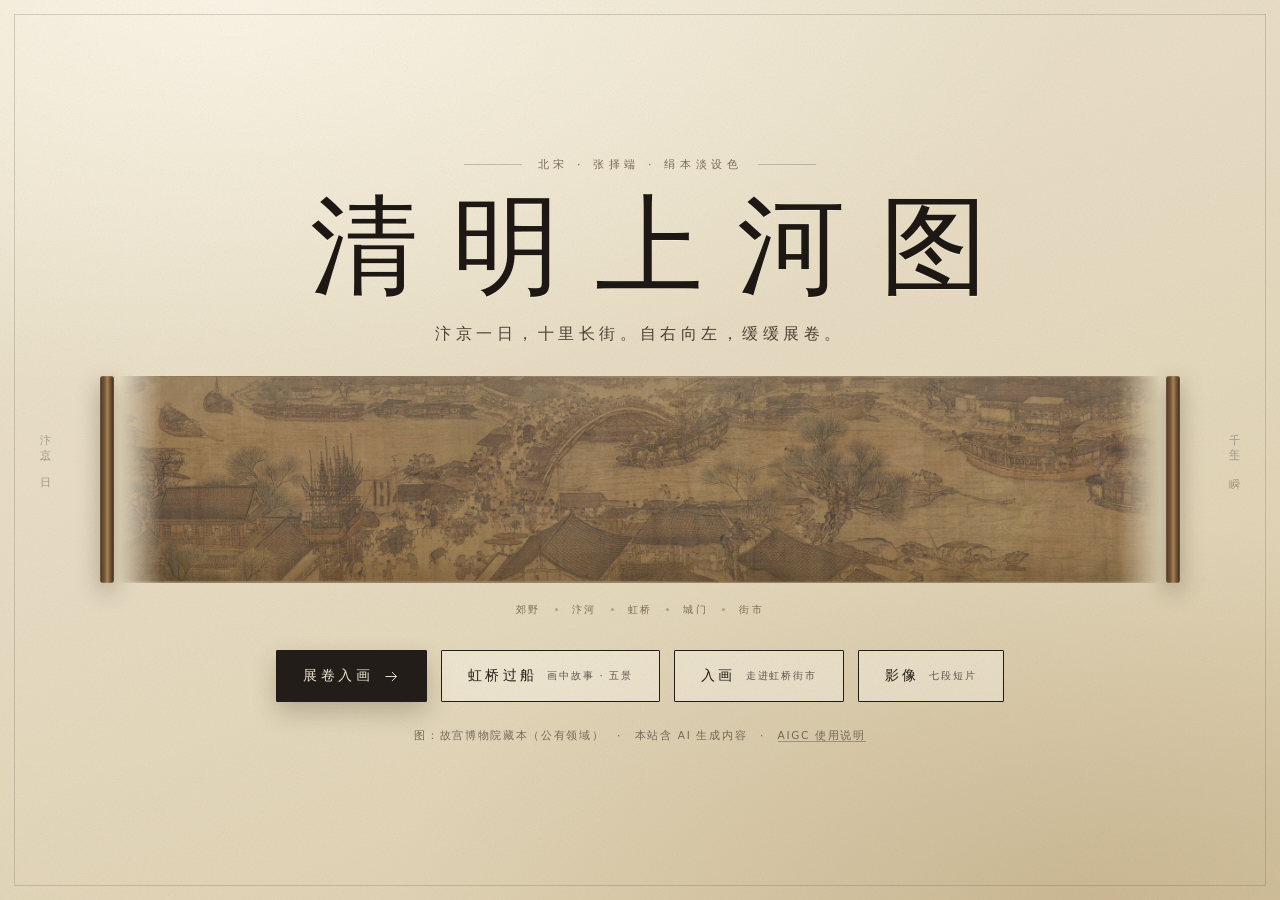
<file: index.html>
<!doctype html>
<html lang="zh-CN">
<head>
<meta charset="utf-8">
<meta name="viewport" content="width=device-width,initial-scale=1,viewport-fit=cover">
<meta name="theme-color" content="#e7dcc4">
<title>清明上河图 · 长卷入画</title>
<meta name="description" content="北宋张择端《清明上河图》交互长卷：自右向左缓缓展卷，拖动观画，点景读题，另有「虹桥过船」故事分镜与夜景。">
<meta name="aigc-disclosure" content="partial">
<link rel="icon" href="data:image/svg+xml,%3Csvg xmlns='http://www.w3.org/2000/svg' viewBox='0 0 64 64'%3E%3Crect width='64' height='64' rx='6' fill='%23a13124'/%3E%3Cpath d='M14 22h36v6H14zm0 14h36v6H14z' fill='%23f3e9d2'/%3E%3C/svg%3E">
<link rel="preload" href="assets/scroll/t05.webp" as="image">
<link rel="stylesheet" href="src/style.css">
</head>
<body class="is-intro">

<!-- ============ 卷首 ============ -->
<section id="intro" class="intro" aria-label="卷首">
  <p class="side side-l" aria-hidden="true">汴 京 一 日</p>
  <p class="side side-r" aria-hidden="true">千 年 一 瞬</p>
  <div class="intro-inner">
    <p class="eyebrow"><i></i>北宋 · 张择端 · 绢本淡设色<i></i></p>

    <h1 class="title" aria-label="清明上河图">
      <span>清</span><span>明</span><span>上</span><span>河</span><span>图</span>
    </h1>

    <p class="lede">汴京一日，十里长街。自右向左，缓缓展卷。</p>

    <div class="scroll-frame" aria-hidden="true">
      <span class="rod"></span>
      <div class="cover"></div>
      <span class="rod"></span>
    </div>

    <div class="places" aria-hidden="true">
      <span>郊野</span><i></i><span>汴河</span><i></i><span>虹桥</span><i></i><span>城门</span><i></i><span>街市</span>
    </div>

    <div class="actions">
      <button id="enter" class="btn btn-solid">
        <span>展卷入画</span>
        <svg viewBox="0 0 24 24" aria-hidden="true"><path d="M4 12h15m-6-6 6 6-6 6"/></svg>
      </button>
      <button id="storyIntro" class="btn btn-ghost">
        <span>虹桥过船</span>
        <small>画中故事 · 五景</small>
      </button>
      <button id="walkIntro" class="btn btn-ghost">
        <span>入画</span>
        <small>走进虹桥街市</small>
      </button>
      <button id="filmIntro" class="btn btn-ghost">
        <span>影像</span>
        <small>七段短片</small>
      </button>
    </div>

    <p class="foot">图：故宫博物院藏本（公有领域）　·　本站含 AI 生成内容　·　<a href="aigc.html">AIGC 使用说明</a></p>
  </div>
</section>

<!-- ============ 长卷 ============ -->
<div id="viewer" class="viewer" hidden>
  <header class="bar">
    <button id="back" class="icon-btn" aria-label="回到卷首" title="回到卷首">
      <svg viewBox="0 0 24 24" aria-hidden="true"><path d="m14 6-6 6 6 6"/></svg>
      <span>卷首</span>
    </button>

    <div class="bar-mid">
      <b>清明上河图</b>
      <span id="where">虹桥</span>
    </div>

    <div class="bar-tools">
      <button id="nightBtn" class="tool" aria-pressed="false" aria-label="切换夜景" title="夜景">
        <svg viewBox="0 0 24 24" aria-hidden="true"><path d="M20 14.5A8 8 0 0 1 9.5 4 8.5 8.5 0 1 0 20 14.5Z"/></svg>
        <span>夜</span>
      </button>
      <button id="soundBtn" class="tool" aria-pressed="false" aria-label="开启环境声" title="环境声">
        <svg viewBox="0 0 24 24" aria-hidden="true"><path d="M4 9h4l5-4v14l-5-4H4Z"/><path d="M16 8.5q4 3.5 0 7"/><path class="mute" d="m4 3 16 18"/></svg>
        <span>声</span>
      </button>
      <button id="storyBtn" class="tool tool-wide" aria-pressed="false" aria-label="观看虹桥过船">
        <svg viewBox="0 0 24 24" aria-hidden="true"><path d="M3 16q9 7 18 0H3Zm9-11v10M6 10q6-8 12 0"/></svg>
        <span>过船</span>
      </button>
      <button id="filmBtn" class="tool tool-wide" aria-label="影像：七段短片">
        <svg viewBox="0 0 24 24" aria-hidden="true"><rect x="3" y="5" width="18" height="14" rx="2"/><path d="m10 9 5 3-5 3Z"/></svg>
        <span>影像</span>
      </button>
      <button id="walkBtn" class="tool tool-wide" aria-label="入画：走进虹桥街市">
        <svg viewBox="0 0 24 24" aria-hidden="true"><path d="M4 20h16M7 20V9l5-4 5 4v11M10 20v-6h4v6"/></svg>
        <span>入画</span>
      </button>
    </div>
  </header>

  <div class="tools-float" role="group" aria-label="观画工具">
    <button id="lightBtn" class="mini-tool" aria-label="光线：昼，点击切换昼、暮、夜" title="光线 · 昼 / 暮 / 夜">
      <span class="mt-ico" id="lightIcon">
        <svg class="i-day" viewBox="0 0 24 24" aria-hidden="true"><circle cx="12" cy="12" r="4"/><path d="M12 2v2m0 16v2M2 12h2m16 0h2M4.9 4.9l1.4 1.4m11.4 11.4 1.4 1.4m0-14.2-1.4 1.4M6.3 17.7l-1.4 1.4"/></svg>
        <svg class="i-dusk" viewBox="0 0 24 24" aria-hidden="true"><path d="M4 17h16M7 17a5 5 0 0 1 10 0"/><path d="M12 4v3m-5.7 1.3L8 9.9m9.4-1.4 1.4-1.4"/></svg>
        <svg class="i-night" viewBox="0 0 24 24" aria-hidden="true"><path d="M20 14.5A8 8 0 0 1 9.5 4 8.5 8.5 0 1 0 20 14.5Z"/></svg>
      </span>
      <span id="lightLabel">昼</span>
    </button>
    <button id="rainBtn" class="mini-tool" aria-pressed="false" aria-label="落雨" title="时雨">
      <span class="mt-ico"><svg viewBox="0 0 28 24" aria-hidden="true"><path d="M7 13q-3 0-3-3t3-3q1-4 5-4 4 0 5 3 4-1 6 2t-1 5H7Zm2 3-2 4m7-4-2 4m7-4-2 4"/></svg></span>
      <span>雨</span>
    </button>
    <button id="lifeBtn" class="mini-tool" aria-pressed="true" aria-label="活画：画中人物行走" title="活画 · 画中人">
      <span class="mt-ico"><svg viewBox="0 0 24 24" aria-hidden="true"><circle cx="12" cy="4.6" r="2.1"/><path d="M12 7v6m0 0-2.6 6.5M12 13l2.6 6.5M7 10.5h10"/></svg></span>
      <span>活</span>
    </button>
    <button id="loupeBtn" class="mini-tool" aria-pressed="false" aria-label="画眼放大镜" title="细看（放大镜）">
      <span class="mt-ico"><svg viewBox="0 0 24 24" aria-hidden="true"><circle cx="10.5" cy="10.5" r="6"/><path d="m15 15 5 5M8 10.5h5m-2.5-2.5v5"/></svg></span>
      <span>细看</span>
    </button>
    <button id="tourBtn" class="mini-tool" aria-pressed="false" aria-label="自动展卷" title="自动展卷（约一分半）">
      <span class="mt-ico"><svg viewBox="0 0 24 24" aria-hidden="true"><path d="m8 5 11 7-11 7Z"/></svg></span>
      <span>游卷</span>
    </button>
  </div>

  <main id="stage" class="stage" tabindex="0" aria-label="清明上河图长卷，可拖动浏览，点击景物读题，方向键左右移动">
    <div id="track" class="track">
      <div id="tiles" class="tiles"></div>
      <div id="hotspots" class="hotspots"></div>
      <div id="filmDots" class="film-dots" aria-label="画中影像"></div>
      <div id="lights" class="lights"></div>
      <div id="storyRing" class="story-ring" hidden></div>
    </div>
    <div class="scrim top" aria-hidden="true"></div>
    <div class="scrim bottom" aria-hidden="true"></div>
    <div id="lightVeil" class="light-veil" aria-hidden="true"></div>
    <canvas id="life" class="life" aria-hidden="true"></canvas>
    <div class="rain-wash" aria-hidden="true"></div>
    <canvas id="rain" class="rain" aria-hidden="true"></canvas>
    <div class="vignette" aria-hidden="true"></div>
    <div id="loupe" class="loupe"><canvas width="360" height="360"></canvas><i class="loupe-cross"></i></div>
    <div id="hint" class="hint"><span>拖动展卷</span><span>滚轮左右</span><span>点景读题</span></div>
  </main>

  <footer class="rail">
    <div class="mini-wrap">
      <div id="mini" class="mini" role="slider" tabindex="0" aria-label="画卷位置" aria-valuemin="0" aria-valuemax="100" aria-valuenow="50">
        <div class="mini-img"></div>
        <div id="miniView" class="mini-view"></div>
      </div>
      <div class="mini-ticks">
        <button data-u="0.06" style="--u:6%">城内</button>
        <button data-u="0.19" style="--u:19%">城门</button>
        <button data-u="0.37" style="--u:37%">码头</button>
        <button data-u="0.51" style="--u:51%">虹桥</button>
        <button data-u="0.88" style="--u:88%">郊野</button>
      </div>
    </div>
    <div class="rail-meta">
      <span id="railPlace">虹桥 · 漕船过桥</span>
      <span id="railProgress">读过 0 / 八</span>
    </div>
  </footer>

  <aside id="panel" class="panel" aria-live="polite" hidden>
    <div class="panel-strip"><span id="panelTitleV">十里长街</span></div>
    <div class="panel-body">
      <div class="panel-top">
        <span id="panelIndex" class="panel-index">一</span>
        <div class="panel-tools">
          <button id="shareScene" class="panel-mini" aria-label="复制此景链接" title="复制此景链接">
            <svg viewBox="0 0 24 24" aria-hidden="true"><path d="M10 13a5 5 0 0 0 7 0l2-2a5 5 0 0 0-7-7l-1 1"/><path d="M14 11a5 5 0 0 0-7 0l-2 2a5 5 0 0 0 7 7l1-1"/></svg>
          </button>
          <button id="panelClose" class="panel-close" aria-label="收起题签">×</button>
        </div>
      </div>
      <p id="panelSub" class="panel-sub">城内街市</p>
      <h2 id="panelTitle">十里长街</h2>
      <p id="panelText" class="panel-text"></p>
      <div class="panel-foot">
        <button id="prevScene" class="link-btn" aria-label="上一景">‹ 上一景</button>
        <button id="nextScene" class="link-btn" aria-label="下一景">下一景 ›</button>
      </div>
    </div>
  </aside>

  <div class="seals" aria-label="已读景数">
    <span class="seals-label">读过</span>
    <div id="sealRow" class="seal-row"></div>
  </div>

  <div id="tourCap" class="tour-cap">
    <span class="tour-idx" id="tourIdx">一</span>
    <b id="tourTitle">疏林晨烟</b>
    <span class="tour-text" id="tourText"></span>
  </div>

  <div id="done" class="done" hidden>
    <div class="done-card">
      <p class="done-eyebrow">八 景 阅 毕</p>
      <h2>一卷汴京，半日看尽</h2>
      <p>从卷首的疏林，到卷末的十里长街：桥、船、城门、脚店、骆驼队，都看过了。左侧八枚朱印，就是这一卷的读书记录。</p>
      <div class="done-actions">
        <button id="doneTour" class="btn btn-solid btn-sm"><span>游一卷</span></button>
        <button id="doneClose" class="link-btn">收卷</button>
      </div>
    </div>
  </div>
</div>

<!-- ============ 入画：走进街市 ============ -->
<section id="walk" class="walk" hidden aria-label="入画：虹桥街市">
  <canvas id="walkCanvas" class="walk-canvas"></canvas>
  <div class="walk-scrim" aria-hidden="true"></div>

  <header class="walk-bar">
    <button id="walkBack" class="icon-btn" aria-label="退出入画">
      <svg viewBox="0 0 24 24" aria-hidden="true"><path d="m14 6-6 6 6 6"/></svg>
      <span>退出</span>
    </button>
    <div class="walk-place"><b>虹桥街市</b><span id="walkWhere">桥头</span><em class="walk-ai">AI 生成场景</em></div>
    <div class="walk-hint"><kbd>←</kbd><kbd>→</kbd> 行走</div>
  </header>

  <div id="walkPrompt" class="walk-prompt" hidden>
    <span class="key">E</span><span id="walkPromptText">饮茶</span>
  </div>

  <div id="walkCap" class="walk-cap" hidden>
    <p id="walkCapTitle">茶棚</p>
    <p id="walkCapText"></p>
    <button id="walkCapClose" class="link-btn">继续走</button>
  </div>

  <div class="walk-mobile">
    <button id="walkLeft" class="walk-arrow" aria-label="向左走">‹</button>
    <button id="walkInteract" class="walk-cta">互动</button>
    <button id="walkRight" class="walk-arrow" aria-label="向右走">›</button>
  </div>
</section>

<!-- ============ 影像 ============ -->
<section id="film" class="film" hidden aria-label="影像 · 七段短片">
  <header class="film-bar">
    <button id="filmBack" class="icon-btn" aria-label="返回">
      <svg viewBox="0 0 24 24" aria-hidden="true"><path d="m14 6-6 6 6 6"/></svg>
      <span>返回</span>
    </button>
    <div class="film-head"><b>影像</b><span>清明上河 · 七段</span></div>
    <span class="film-hint">AI 生成短片 · 点开即可播放</span>
  </header>
  <div id="filmGrid" class="film-grid"></div>
  <div id="filmStage" class="film-stage" hidden>
    <video id="filmVideo" playsinline controls preload="metadata"></video>
    <button id="filmClose" class="film-close" aria-label="关闭">×</button>
    <p id="filmCap" class="film-cap"></p>
  </div>
</section>

<!-- ============ 故事 ============ -->
<div id="story" class="story" hidden>
  <div class="story-card" role="dialog" aria-modal="false" aria-labelledby="storyTitle">
    <p class="story-eyebrow">画中故事 · 虹桥过船</p>
    <h2 id="storyTitle">一 · 桥下</h2>
    <p id="storyText"></p>
    <div class="story-actions">
      <button id="storyPrev" class="link-btn">‹ 上一景</button>
      <button id="storyNext" class="btn btn-solid btn-sm"><span>下一景</span></button>
      <button id="storyExit" class="link-btn">收卷</button>
    </div>
    <div id="storyDots" class="story-dots"></div>
  </div>
</div>

<script src="src/app.js"></script>
</body>
</html>
</file>
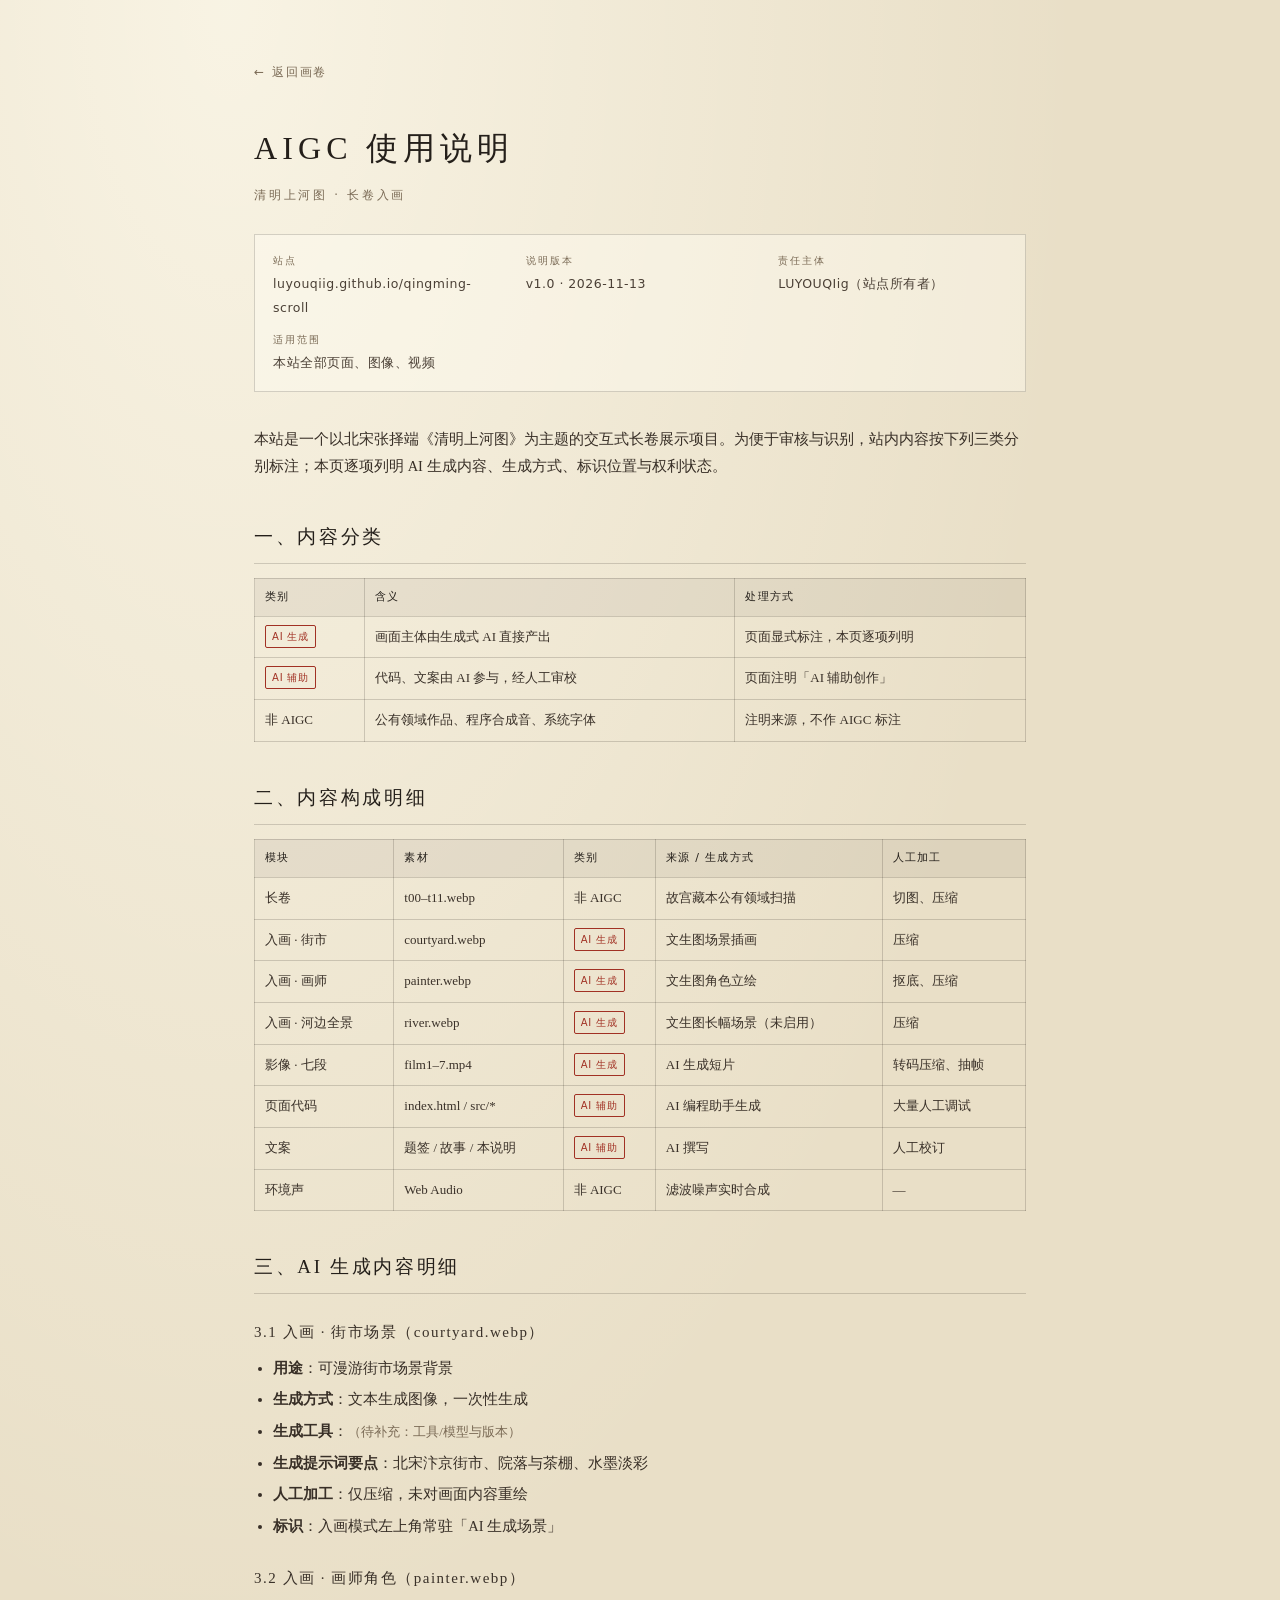
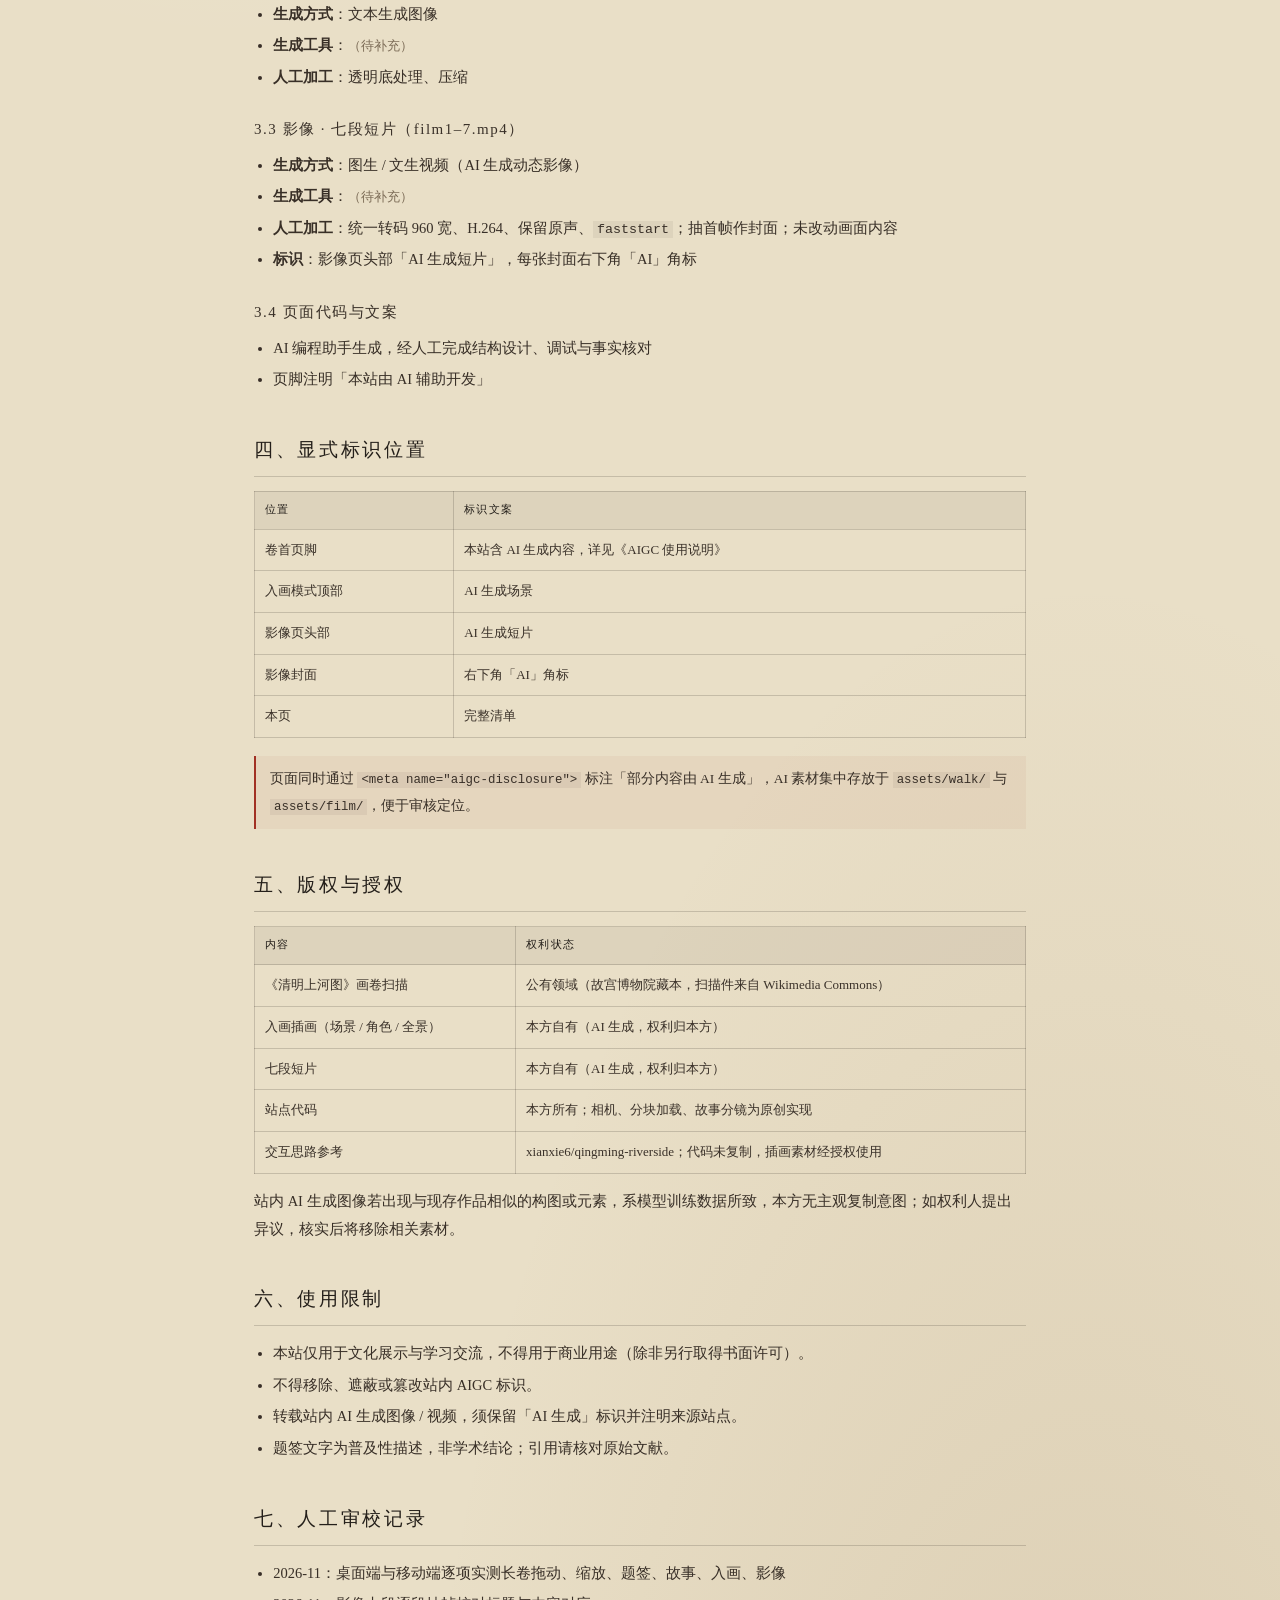
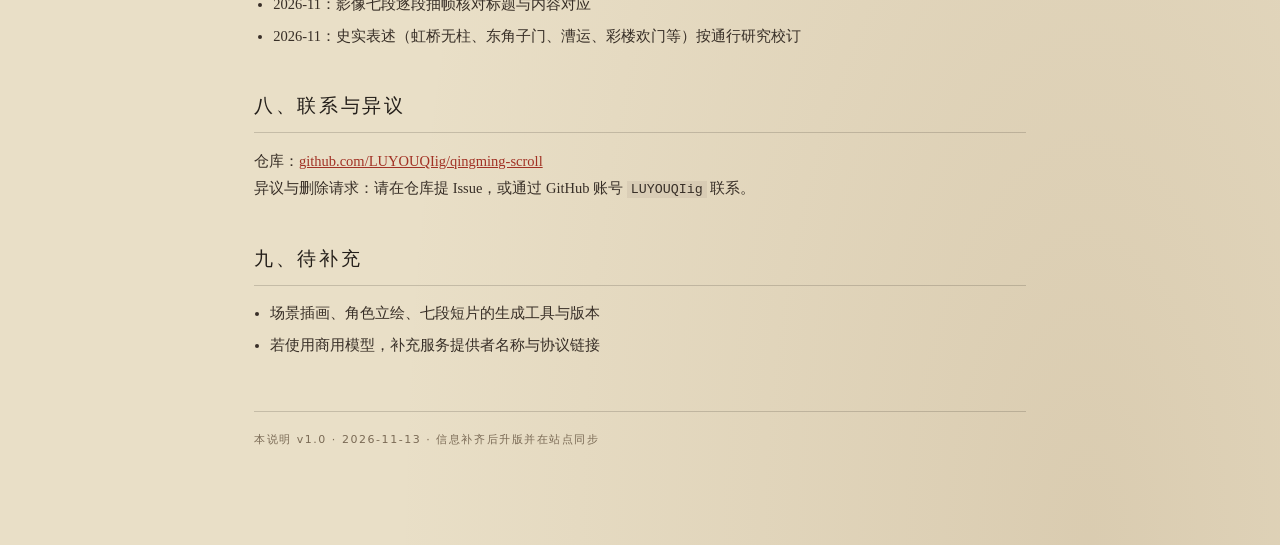
<file: aigc.html>
<!doctype html>
<html lang="zh-CN">
<head>
<meta charset="utf-8">
<meta name="viewport" content="width=device-width,initial-scale=1">
<meta name="aigc-disclosure" content="partial">
<title>AIGC 使用说明 · 清明上河图 · 长卷入画</title>
<style>
  :root{
    --silk:#e9dfc7; --ink:#241f1a; --ink2:#4b4036; --ink3:#7a6a55;
    --cin:#a13124; --line:rgba(34,29,24,.18);
    --serif:"Songti SC","STSong","Source Han Serif SC","Noto Serif SC","SimSun",serif;
    --sans:"PingFang SC","Hiragino Sans GB","Microsoft YaHei",system-ui,sans-serif;
  }
  *{box-sizing:border-box}
  body{
    margin:0;background:var(--silk);color:var(--ink);
    font-family:var(--serif);line-height:1.9;
    background-image:
      radial-gradient(120% 80% at 18% 0%,rgba(255,252,240,.7),transparent 55%),
      radial-gradient(90% 70% at 85% 100%,rgba(139,104,58,.16),transparent 60%);
  }
  .wrap{max-width:820px;margin:0 auto;padding:56px 24px 96px}
  .back{display:inline-flex;align-items:center;gap:8px;color:var(--ink3);text-decoration:none;
    font-family:var(--sans);font-size:12px;letter-spacing:.16em;margin-bottom:34px}
  .back:hover{color:var(--cin)}
  h1{font-size:32px;font-weight:500;letter-spacing:.16em;margin:0 0 6px}
  .sub{font-family:var(--sans);font-size:11.5px;letter-spacing:.24em;color:var(--ink3);margin:0 0 28px}
  .meta{display:grid;grid-template-columns:repeat(auto-fit,minmax(180px,1fr));gap:10px 24px;
    padding:16px 18px;border:1px solid var(--line);background:rgba(255,252,242,.4);margin-bottom:34px}
  .meta div{font-size:12.5px;color:var(--ink2);font-family:var(--sans);letter-spacing:.04em}
  .meta b{display:block;font-family:var(--sans);font-size:10px;letter-spacing:.2em;color:var(--ink3);margin-bottom:2px;font-weight:400}
  h2{font-size:19px;font-weight:500;letter-spacing:.14em;margin:38px 0 14px;padding-bottom:8px;border-bottom:1px solid var(--line)}
  h3{font-size:15px;font-weight:500;letter-spacing:.1em;margin:24px 0 8px;color:#3a3129}
  p,li{font-size:14.5px;color:#382f27}
  ul{padding-left:1.2em;margin:8px 0}
  li{margin:4px 0}
  table{width:100%;border-collapse:collapse;margin:14px 0;font-size:13px}
  th,td{border:1px solid var(--line);padding:8px 10px;text-align:left;vertical-align:top}
  th{background:rgba(34,29,24,.06);font-family:var(--sans);font-size:11px;letter-spacing:.12em;font-weight:500}
  td{color:#3a3129}
  .tag{display:inline-block;padding:1px 6px;border:1px solid var(--cin);color:var(--cin);
    font-family:var(--sans);font-size:10px;letter-spacing:.08em;border-radius:2px;vertical-align:1px}
  .note{border-left:2px solid var(--cin);padding:10px 14px;background:rgba(161,49,36,.05);margin:18px 0;font-size:13.5px}
  a{color:var(--cin)}
  .todo{font-size:13px;color:var(--ink3)}
  code{font-family:ui-monospace,Consolas,monospace;font-size:.92em;background:rgba(34,29,24,.06);padding:1px 4px}
  footer{margin-top:52px;padding-top:18px;border-top:1px solid var(--line);
    font-family:var(--sans);font-size:11px;letter-spacing:.14em;color:var(--ink3)}
  @media (max-width:520px){h1{font-size:24px}.wrap{padding-top:36px}}
</style>
</head>
<body>
<div class="wrap">
  <a class="back" href="./">← 返回画卷</a>

  <h1>AIGC 使用说明</h1>
  <p class="sub">清明上河图 · 长卷入画</p>

  <div class="meta">
    <div><b>站点</b>luyouqiig.github.io/qingming-scroll</div>
    <div><b>说明版本</b>v1.0 · 2026-11-13</div>
    <div><b>责任主体</b>LUYOUQIig（站点所有者）</div>
    <div><b>适用范围</b>本站全部页面、图像、视频</div>
  </div>

  <p>本站是一个以北宋张择端《清明上河图》为主题的交互式长卷展示项目。为便于审核与识别，站内内容按下列三类分别标注；本页逐项列明 AI 生成内容、生成方式、标识位置与权利状态。</p>

  <h2>一、内容分类</h2>
  <table>
    <tr><th>类别</th><th>含义</th><th>处理方式</th></tr>
    <tr><td><span class="tag">AI 生成</span></td><td>画面主体由生成式 AI 直接产出</td><td>页面显式标注，本页逐项列明</td></tr>
    <tr><td><span class="tag">AI 辅助</span></td><td>代码、文案由 AI 参与，经人工审校</td><td>页面注明「AI 辅助创作」</td></tr>
    <tr><td>非 AIGC</td><td>公有领域作品、程序合成音、系统字体</td><td>注明来源，不作 AIGC 标注</td></tr>
  </table>

  <h2>二、内容构成明细</h2>
  <table>
    <tr><th>模块</th><th>素材</th><th>类别</th><th>来源 / 生成方式</th><th>人工加工</th></tr>
    <tr><td>长卷</td><td>t00–t11.webp</td><td>非 AIGC</td><td>故宫藏本公有领域扫描</td><td>切图、压缩</td></tr>
    <tr><td>入画 · 街市</td><td>courtyard.webp</td><td><span class="tag">AI 生成</span></td><td>文生图场景插画</td><td>压缩</td></tr>
    <tr><td>入画 · 画师</td><td>painter.webp</td><td><span class="tag">AI 生成</span></td><td>文生图角色立绘</td><td>抠底、压缩</td></tr>
    <tr><td>入画 · 河边全景</td><td>river.webp</td><td><span class="tag">AI 生成</span></td><td>文生图长幅场景（未启用）</td><td>压缩</td></tr>
    <tr><td>影像 · 七段</td><td>film1–7.mp4</td><td><span class="tag">AI 生成</span></td><td>AI 生成短片</td><td>转码压缩、抽帧</td></tr>
    <tr><td>页面代码</td><td>index.html / src/*</td><td><span class="tag">AI 辅助</span></td><td>AI 编程助手生成</td><td>大量人工调试</td></tr>
    <tr><td>文案</td><td>题签 / 故事 / 本说明</td><td><span class="tag">AI 辅助</span></td><td>AI 撰写</td><td>人工校订</td></tr>
    <tr><td>环境声</td><td>Web Audio</td><td>非 AIGC</td><td>滤波噪声实时合成</td><td>—</td></tr>
  </table>

  <h2>三、AI 生成内容明细</h2>

  <h3>3.1 入画 · 街市场景（courtyard.webp）</h3>
  <ul>
    <li><b>用途</b>：可漫游街市场景背景</li>
    <li><b>生成方式</b>：文本生成图像，一次性生成</li>
    <li><b>生成工具</b>：<span class="todo">（待补充：工具/模型与版本）</span></li>
    <li><b>生成提示词要点</b>：北宋汴京街市、院落与茶棚、水墨淡彩</li>
    <li><b>人工加工</b>：仅压缩，未对画面内容重绘</li>
    <li><b>标识</b>：入画模式左上角常驻「AI 生成场景」</li>
  </ul>

  <h3>3.2 入画 · 画师角色（painter.webp）</h3>
  <ul>
    <li><b>生成方式</b>：文本生成图像</li>
    <li><b>生成工具</b>：<span class="todo">（待补充）</span></li>
    <li><b>人工加工</b>：透明底处理、压缩</li>
  </ul>

  <h3>3.3 影像 · 七段短片（film1–7.mp4）</h3>
  <ul>
    <li><b>生成方式</b>：图生 / 文生视频（AI 生成动态影像）</li>
    <li><b>生成工具</b>：<span class="todo">（待补充）</span></li>
    <li><b>人工加工</b>：统一转码 960 宽、H.264、保留原声、<code>faststart</code>；抽首帧作封面；未改动画面内容</li>
    <li><b>标识</b>：影像页头部「AI 生成短片」，每张封面右下角「AI」角标</li>
  </ul>

  <h3>3.4 页面代码与文案</h3>
  <ul>
    <li>AI 编程助手生成，经人工完成结构设计、调试与事实核对</li>
    <li>页脚注明「本站由 AI 辅助开发」</li>
  </ul>

  <h2>四、显式标识位置</h2>
  <table>
    <tr><th>位置</th><th>标识文案</th></tr>
    <tr><td>卷首页脚</td><td>本站含 AI 生成内容，详见《AIGC 使用说明》</td></tr>
    <tr><td>入画模式顶部</td><td>AI 生成场景</td></tr>
    <tr><td>影像页头部</td><td>AI 生成短片</td></tr>
    <tr><td>影像封面</td><td>右下角「AI」角标</td></tr>
    <tr><td>本页</td><td>完整清单</td></tr>
  </table>
  <p class="note">页面同时通过 <code>&lt;meta name="aigc-disclosure"&gt;</code> 标注「部分内容由 AI 生成」，AI 素材集中存放于 <code>assets/walk/</code> 与 <code>assets/film/</code>，便于审核定位。</p>

  <h2>五、版权与授权</h2>
  <table>
    <tr><th>内容</th><th>权利状态</th></tr>
    <tr><td>《清明上河图》画卷扫描</td><td>公有领域（故宫博物院藏本，扫描件来自 Wikimedia Commons）</td></tr>
    <tr><td>入画插画（场景 / 角色 / 全景）</td><td>本方自有（AI 生成，权利归本方）</td></tr>
    <tr><td>七段短片</td><td>本方自有（AI 生成，权利归本方）</td></tr>
    <tr><td>站点代码</td><td>本方所有；相机、分块加载、故事分镜为原创实现</td></tr>
    <tr><td>交互思路参考</td><td>xianxie6/qingming-riverside；代码未复制，插画素材经授权使用</td></tr>
  </table>
  <p>站内 AI 生成图像若出现与现存作品相似的构图或元素，系模型训练数据所致，本方无主观复制意图；如权利人提出异议，核实后将移除相关素材。</p>

  <h2>六、使用限制</h2>
  <ul>
    <li>本站仅用于文化展示与学习交流，不得用于商业用途（除非另行取得书面许可）。</li>
    <li>不得移除、遮蔽或篡改站内 AIGC 标识。</li>
    <li>转载站内 AI 生成图像 / 视频，须保留「AI 生成」标识并注明来源站点。</li>
    <li>题签文字为普及性描述，非学术结论；引用请核对原始文献。</li>
  </ul>

  <h2>七、人工审校记录</h2>
  <ul>
    <li>2026-11：桌面端与移动端逐项实测长卷拖动、缩放、题签、故事、入画、影像</li>
    <li>2026-11：影像七段逐段抽帧核对标题与内容对应</li>
    <li>2026-11：史实表述（虹桥无柱、东角子门、漕运、彩楼欢门等）按通行研究校订</li>
  </ul>

  <h2>八、联系与异议</h2>
  <p>仓库：<a href="https://github.com/LUYOUQIig/qingming-scroll" target="_blank" rel="noopener">github.com/LUYOUQIig/qingming-scroll</a><br>
  异议与删除请求：请在仓库提 Issue，或通过 GitHub 账号 <code>LUYOUQIig</code> 联系。</p>

  <h2>九、待补充</h2>
  <ul class="todo">
    <li>场景插画、角色立绘、七段短片的生成工具与版本</li>
    <li>若使用商用模型，补充服务提供者名称与协议链接</li>
  </ul>

  <footer>本说明 v1.0 · 2026-11-13 · 信息补齐后升版并在站点同步</footer>
</div>
</body>
</html>
</file>
<file: src/style.css>
/* =========================================================
   清明上河图 · 长卷入画
   ========================================================= */
:root{
  --silk:#e9dfc7;
  --silk-2:#ded0b0;
  --ink:#221d18;
  --ink-2:#4b4036;
  --ink-3:#7a6a55;
  --cin:#a13124;
  --cin-soft:#b8503c;
  --line:rgba(34,29,24,.22);
  --line-soft:rgba(34,29,24,.12);
  --light:#efe5cd;
  --serif:"Songti SC","STSong","Source Han Serif SC","Noto Serif SC","SimSun","新宋体",serif;
  --sans:"PingFang SC","Hiragino Sans GB","Microsoft YaHei",system-ui,sans-serif;
  --ease:cubic-bezier(.22,.61,.36,1);
  --ease-io:cubic-bezier(.65,.05,.36,1);
}

*,*::before,*::after{box-sizing:border-box}
html,body{margin:0;padding:0}
[hidden]{display:none!important}
html{height:100%;-webkit-text-size-adjust:100%}
body{overscroll-behavior:none}
button,a{-webkit-tap-highlight-color:transparent;touch-action:manipulation}
body{
  font-family:var(--serif);
  color:var(--ink);
  background:var(--silk);
  overflow:hidden;
  -webkit-font-smoothing:antialiased;
}
button{font:inherit;color:inherit;background:none;border:0;cursor:pointer}
svg{width:20px;height:20px;fill:none;stroke:currentColor;stroke-width:1.4;stroke-linecap:round;stroke-linejoin:round}
::selection{background:rgba(161,49,36,.18)}

/* 纸纹（全站叠加） */
body::after{
  content:"";
  position:fixed;inset:0;z-index:99;pointer-events:none;
  opacity:.5;mix-blend-mode:multiply;
  background-image:url("data:image/svg+xml,%3Csvg xmlns='http://www.w3.org/2000/svg' width='220' height='220'%3E%3Cfilter id='n'%3E%3CfeTurbulence type='fractalNoise' baseFrequency='.85' numOctaves='3' stitchTiles='stitch'/%3E%3CfeColorMatrix type='saturate' values='0'/%3E%3C/filter%3E%3Crect width='100%25' height='100%25' filter='url(%23n)' opacity='.22'/%3E%3C/svg%3E");
}

/* =========================================================
   卷首
   ========================================================= */
.intro{
  position:fixed;inset:0;z-index:10;
  display:grid;place-items:center;
  padding:clamp(18px,4vh,48px) clamp(18px,4vw,56px);
  background:
    radial-gradient(120% 80% at 18% 0%,rgba(255,252,240,.7),transparent 55%),
    radial-gradient(90% 70% at 85% 100%,rgba(139,104,58,.22),transparent 60%),
    linear-gradient(160deg,#eee5cf 0%,#e7dcc2 46%,#ddceab 100%);
  transition:opacity .8s var(--ease),transform 1s var(--ease);
}
.intro::before{
  content:"";position:absolute;inset:14px;border:1px solid rgba(34,29,24,.16);
  pointer-events:none;
}
.intro.leaving{opacity:0;transform:scale(1.02);pointer-events:none}
.intro-inner{width:min(1080px,100%);text-align:center;position:relative}

.side{
  position:absolute;top:50%;transform:translateY(-50%);
  writing-mode:vertical-rl;margin:0;
  font-size:11px;letter-spacing:.54em;color:rgba(75,64,54,.42);
  pointer-events:none;
}
.side-l{left:clamp(20px,3vw,44px)}
.side-r{right:clamp(20px,3vw,44px)}

.eyebrow{
  margin:0 0 clamp(10px,2vh,22px);
  font-family:var(--sans);font-size:11px;letter-spacing:.42em;
  color:var(--ink-3);display:flex;align-items:center;justify-content:center;gap:16px;
}
.eyebrow i{display:block;width:clamp(20px,5vw,58px);height:1px;background:var(--line)}

.title{
  margin:0;
  font-size:clamp(46px,9.4vw,108px);
  font-weight:500;
  letter-spacing:.16em;
  line-height:1.06;
  color:#1d1813;
  text-indent:.16em;
  text-shadow:0 1px 0 rgba(255,250,235,.5);
}
.title span{display:inline-block;opacity:0;transform:translateY(.35em);animation:rise 1.1s var(--ease) forwards}
.title span:nth-child(1){animation-delay:.15s}
.title span:nth-child(2){animation-delay:.26s}
.title span:nth-child(3){animation-delay:.37s}
.title span:nth-child(4){animation-delay:.48s}
.title span:nth-child(5){animation-delay:.59s}
@keyframes rise{to{opacity:1;transform:none}}

.lede{
  margin:clamp(12px,2.2vh,22px) 0 clamp(18px,3.4vh,34px);
  font-size:clamp(13px,1.35vw,16px);letter-spacing:.28em;color:var(--ink-2);
  opacity:0;animation:rise 1.2s var(--ease) .78s forwards;
}

/* 卷轴预览 */
.scroll-frame{
  position:relative;display:flex;align-items:stretch;
  height:clamp(128px,23vh,236px);
  margin:0 auto;
  opacity:0;animation:rise 1.3s var(--ease) .62s forwards;
}
.rod{
  flex:0 0 clamp(9px,1.1vw,14px);
  border-radius:3px;
  background:linear-gradient(90deg,#4a3624,#7d5c3a 35%,#a98455 52%,#6b4d31 78%,#3c2b1c);
  box-shadow:0 8px 22px rgba(50,34,18,.35),inset 0 0 0 1px rgba(255,240,210,.14);
}
.rod:first-child{margin-right:6px}
.rod:last-of-type{margin-left:6px}
.cover{
  flex:1;position:relative;overflow:hidden;
  background-image:url("../assets/cover.webp");
  background-repeat:no-repeat;background-size:cover;background-position:30% 50%;
  box-shadow:inset 0 0 46px rgba(60,40,20,.45),inset 0 0 0 1px rgba(60,40,20,.22),0 10px 30px rgba(60,40,20,.16);
  -webkit-mask-image:linear-gradient(90deg,transparent,#000 4%,#000 96%,transparent);
  mask-image:linear-gradient(90deg,transparent,#000 4%,#000 96%,transparent);
  animation:unroll 2.2s var(--ease) .5s both,drift 38s ease-in-out 2.7s infinite alternate;
}
.cover::after{
  content:"";position:absolute;inset:0;
  background:linear-gradient(180deg,rgba(233,223,199,.2),transparent 30%,transparent 70%,rgba(120,88,48,.22));
}
@keyframes unroll{from{clip-path:inset(0 50% 0 50%)}to{clip-path:inset(0 0 0 0)}}
@keyframes drift{from{background-position:24% 50%}to{background-position:62% 50%}}
.frame-label{
  position:absolute;right:-2px;top:-14px;transform:translateY(-100%);
  font-family:var(--sans);font-size:10px;letter-spacing:.4em;color:var(--ink-3);
}

.places{
  display:flex;align-items:center;justify-content:center;gap:14px;
  height:34px;margin:10px 0 0;
  font-family:var(--sans);font-size:10px;letter-spacing:.24em;color:var(--ink-3);
  opacity:0;animation:rise 1.2s var(--ease) .9s forwards;
}
.places i{width:3px;height:3px;border-radius:50%;background:rgba(34,29,24,.28)}

.actions{
  display:flex;gap:14px;justify-content:center;flex-wrap:wrap;
  margin-top:clamp(14px,2.6vh,26px);
  opacity:0;animation:rise 1.2s var(--ease) 1s forwards;
}
.btn{
  position:relative;display:inline-flex;align-items:center;justify-content:center;gap:10px;
  min-height:52px;padding:0 26px;
  font-size:14px;letter-spacing:.24em;
  border:1px solid var(--ink);border-radius:1px;
  transition:background .35s var(--ease),color .35s var(--ease),border-color .35s var(--ease),transform .35s var(--ease),box-shadow .35s var(--ease);
}
.btn small{font-family:var(--sans);font-size:10px;letter-spacing:.18em;opacity:.7}
.btn svg{width:17px;height:17px;transition:transform .35s var(--ease)}
.btn:hover{transform:translateY(-2px)}
.btn-solid{background:var(--ink);color:var(--light);box-shadow:0 10px 24px rgba(40,28,16,.22)}
.btn-solid:hover{background:var(--cin);border-color:var(--cin);box-shadow:0 14px 30px rgba(120,40,28,.28)}
.btn-solid:hover svg{transform:translateX(4px)}
.btn-ghost{background:rgba(255,252,242,.35);color:var(--ink)}
.btn-ghost:hover{background:rgba(255,252,242,.75);border-color:var(--cin);color:var(--cin)}
.btn-sm{min-height:40px;padding:0 18px;font-size:12px;letter-spacing:.2em}

.foot{
  margin:clamp(16px,3vh,30px) 0 0;
  font-family:var(--sans);font-size:10.5px;letter-spacing:.16em;color:rgba(75,64,54,.72);
  opacity:0;animation:rise 1.2s var(--ease) 1.15s forwards;
}

/* =========================================================
   长卷
   ========================================================= */
.viewer{position:fixed;inset:0;z-index:20;background:#1a1510;opacity:0;transition:opacity .7s var(--ease)}
.viewer.ready{opacity:1}
.viewer.settled{transition:none!important;opacity:1!important}

.stage{
  position:absolute;inset:0;overflow:hidden;
  cursor:grab;touch-action:none;
  background:#1a1510;
  outline:none;
}
.stage.dragging{cursor:grabbing}
.track{position:absolute;top:0;left:0;transform-origin:0 0;will-change:transform}
.tiles{position:absolute;inset:0}
.tile{
  position:absolute;top:0;height:100%;
  background-repeat:no-repeat;background-size:100% 100%;
  background-color:#d9c49c;
  transition:filter 1.1s var(--ease);
}
.tiles{filter:var(--tile-f,none);transition:filter 1.1s var(--ease)}
body[data-light="dusk"]{--tile-f:saturate(1.06) brightness(.9) sepia(.16) hue-rotate(-6deg)}
body[data-light="night"]{--tile-f:brightness(.62) saturate(.5) contrast(1.06) hue-rotate(188deg)}

/* 上下渐隐压边 */
.scrim{position:absolute;left:0;right:0;pointer-events:none;z-index:4}
.scrim.top{top:0;height:140px;background:linear-gradient(180deg,rgba(16,12,9,.72),rgba(16,12,9,.3) 46%,transparent)}
.scrim.bottom{bottom:0;height:170px;background:linear-gradient(0deg,rgba(16,12,9,.8),rgba(16,12,9,.34) 50%,transparent)}
.vignette{
  position:absolute;inset:0;pointer-events:none;z-index:3;
  background:radial-gradient(130% 90% at 50% 46%,transparent 52%,rgba(24,16,9,.5) 100%);
  mix-blend-mode:multiply;
}

/* 顶栏 */
.bar{
  position:absolute;top:0;left:0;right:0;z-index:30;
  display:flex;align-items:center;justify-content:space-between;gap:16px;
  padding:max(16px,env(safe-area-inset-top)) clamp(16px,3vw,34px) 14px;
  color:var(--light);
  pointer-events:none;
}
.bar>*{pointer-events:auto}
.icon-btn{
  display:inline-flex;align-items:center;gap:6px;
  height:36px;padding:0 14px 0 8px;
  border:1px solid rgba(239,229,205,.28);border-radius:40px;
  font-family:var(--sans);font-size:12px;letter-spacing:.16em;
  color:rgba(239,229,205,.9);
  transition:background .3s,border-color .3s;
}
.icon-btn:hover{background:rgba(239,229,205,.1);border-color:rgba(239,229,205,.55)}
.bar-mid{display:flex;align-items:baseline;gap:12px;text-shadow:0 1px 10px rgba(0,0,0,.5)}
.bar-mid b{font-weight:500;font-size:14px;letter-spacing:.34em;color:rgba(243,235,215,.95)}
.bar-mid span{
  font-family:var(--sans);font-size:10.5px;letter-spacing:.2em;color:rgba(228,210,174,.72);
  padding-left:12px;border-left:1px solid rgba(239,229,205,.25);
}
.bar-tools{display:flex;align-items:center;gap:8px}
.tool{
  display:inline-flex;align-items:center;gap:7px;height:36px;padding:0 13px;
  border:1px solid rgba(239,229,205,.26);border-radius:40px;
  font-family:var(--sans);font-size:11.5px;letter-spacing:.14em;color:rgba(239,229,205,.88);
  transition:background .3s,border-color .3s,color .3s;
}
.tool svg{width:16px;height:16px}
.tool:hover{background:rgba(239,229,205,.1);border-color:rgba(239,229,205,.5)}
.tool[aria-pressed="true"]{background:rgba(161,49,36,.9);border-color:rgba(214,140,110,.7);color:#fff3df}
.tool .mute{opacity:0;transition:opacity .3s}
.tool[aria-pressed="true"] .mute{opacity:1}

/* 底栏 + 缩略 */
.rail{
  position:absolute;left:0;right:0;bottom:0;z-index:30;
  padding:0 clamp(16px,3vw,34px) max(18px,env(safe-area-inset-bottom));
  color:rgba(239,229,205,.8);
  pointer-events:none;
}
.rail>*{pointer-events:auto}
.mini-wrap{position:relative}
.mini{
  position:relative;height:56px;overflow:hidden;
  border:1px solid rgba(239,229,205,.26);border-radius:2px;
  cursor:ew-resize;touch-action:none;
  box-shadow:0 12px 30px rgba(0,0,0,.45);
  transition:border-color .3s,height .3s var(--ease);
  outline:none;
}
.mini:hover,.mini:focus-visible{border-color:rgba(239,229,205,.55)}
.mini-img{
  position:absolute;inset:0;
  background-image:url("../assets/mini.webp");background-size:100% 100%;background-repeat:no-repeat;
  opacity:.92;filter:saturate(.95);
}
.mini-view{
  position:absolute;top:0;bottom:0;left:40%;width:16%;
  border-left:1px solid var(--light);border-right:1px solid var(--light);
  background:rgba(255,246,224,.08);
  box-shadow:0 0 0 999px rgba(10,8,6,.52);
  pointer-events:none;
}
.mini-ticks{position:absolute;left:0;right:0;bottom:-20px;height:16px;pointer-events:none}
.mini-ticks button{
  position:absolute;left:var(--u);transform:translateX(-50%);
  font-family:var(--sans);font-size:9.5px;letter-spacing:.18em;white-space:nowrap;
  color:rgba(239,229,205,.5);padding:0;pointer-events:auto;transition:color .25s;
}
.mini-ticks button::before{
  content:"";position:absolute;left:50%;top:-7px;width:1px;height:4px;background:rgba(239,229,205,.4);
}
.mini-ticks button:hover{color:var(--light)}
.rail-meta{
  display:flex;justify-content:space-between;align-items:center;
  margin-top:26px;
  font-family:var(--sans);font-size:10.5px;letter-spacing:.2em;color:rgba(239,229,205,.62);
}

/* 提示 */
.hint{
  position:absolute;left:50%;bottom:150px;transform:translateX(-50%);
  z-index:6;display:flex;gap:20px;
  font-family:var(--sans);font-size:10.5px;letter-spacing:.28em;color:rgba(239,229,205,.7);
  text-shadow:0 1px 8px rgba(0,0,0,.6);
  transition:opacity .9s var(--ease);pointer-events:none;
}
.hint span{position:relative;padding-left:12px}
.hint span::before{content:"";position:absolute;left:0;top:50%;width:3px;height:3px;border-radius:50%;background:rgba(239,229,205,.55);transform:translateY(-50%)}
.hint.gone{opacity:0}

.pos{display:none}

/* 热点 */
.hotspots{position:absolute;inset:0}
.hot{
  position:absolute;width:44px;height:44px;padding:0;margin:0;
  transform:translate(-50%,-50%) scale(var(--inv,1));
  transform-origin:50% 50%;
  z-index:4;
  border-radius:50%;
}
.hot .ring{
  position:absolute;left:50%;top:50%;width:46px;height:46px;transform:translate(-50%,-50%);
  display:grid;place-items:center;
  pointer-events:none;
}
.hot .ring::before,.hot .ring::after{
  content:"";position:absolute;inset:0;border-radius:50%;
  border:1px solid rgba(246,235,210,.75);
}
.hot .ring::after{animation:pulse 3.6s var(--ease) infinite}
@keyframes pulse{
  0%{transform:scale(.55);opacity:.9}
  70%{transform:scale(1.25);opacity:0}
  100%{opacity:0}
}
.hot .dot{
  position:absolute;left:50%;top:50%;width:7px;height:7px;border-radius:50%;
  transform:translate(-50%,-50%);
  background:var(--cin);box-shadow:0 0 0 2px rgba(250,240,218,.85),0 0 12px rgba(0,0,0,.4);
  transition:width .25s,height .25s;
}
.hot .name{
  position:absolute;left:50%;top:50%;transform:translate(-50%,-50%) translateY(-42px);
  writing-mode:vertical-rl;
  padding:8px 5px;
  font-size:11.5px;letter-spacing:.22em;white-space:nowrap;
  color:rgba(250,242,222,.96);
  background:linear-gradient(180deg,rgba(24,17,12,.82),rgba(24,17,12,.62));
  border:1px solid rgba(246,235,210,.3);
  opacity:0;transition:opacity .3s var(--ease),transform .3s var(--ease);
  pointer-events:none;
}
.hot:hover .name,.hot:focus-visible .name{opacity:1;transform:translate(-50%,-50%) translateY(-48px)}
.hot:hover .dot,.hot:focus-visible .dot{width:10px;height:10px}
.hot.visited .dot{background:var(--light);box-shadow:0 0 0 2px var(--cin),0 0 12px rgba(0,0,0,.4)}
.hot.visited .ring::before{border-color:rgba(161,49,36,.9)}
.hot:focus-visible{outline:none}
.hot:focus-visible .name{opacity:1}

/* 夜景灯光 */
.lights{position:absolute;inset:0;pointer-events:none;z-index:3}
.lamp{
  position:absolute;width:220px;height:220px;margin:-110px 0 0 -110px;
  background:radial-gradient(circle,rgba(255,222,164,.9) 0%,rgba(255,186,104,.5) 12%,rgba(255,150,66,.2) 30%,rgba(255,140,60,0) 60%);
  opacity:0;transition:opacity 1.4s var(--ease);
  mix-blend-mode:screen;
}
.lamp::after{
  content:"";position:absolute;left:50%;top:50%;width:5px;height:5px;margin:-2.5px 0 0 -2.5px;
  border-radius:50%;background:rgba(255,246,220,.95);
  box-shadow:0 0 8px 3px rgba(255,205,130,.85);
}
body[data-light="dusk"] .lamp{opacity:.3}
body[data-light="night"] .lamp{opacity:.95;animation:flicker 5.5s ease-in-out infinite}
@keyframes flicker{0%,100%{opacity:.82}42%{opacity:1}61%{opacity:.7}}
.light-veil{
  position:absolute;inset:0;z-index:2;pointer-events:none;
  opacity:0;transition:opacity 1.1s var(--ease);
  background:transparent;
}
body[data-light="dusk"] .light-veil{
  opacity:1;
  background:
    radial-gradient(110% 85% at 72% 18%,rgba(255,196,124,.22),transparent 58%),
    linear-gradient(180deg,rgba(132,64,26,.24),rgba(40,18,8,.36));
}
body[data-light="night"] .light-veil{
  opacity:1;
  background:
    radial-gradient(110% 85% at 50% 30%,rgba(20,44,80,.16),rgba(4,10,22,.46) 100%),
    linear-gradient(180deg,rgba(12,26,48,.3),rgba(3,8,16,.4));
}
body[data-light="night"] .scrim.top{background:linear-gradient(180deg,rgba(4,7,12,.92),transparent)}
body[data-light="night"] .scrim.bottom{background:linear-gradient(0deg,rgba(4,7,12,.94),transparent)}
body[data-light="dusk"] .scrim.top{background:linear-gradient(180deg,rgba(30,14,6,.8),transparent)}
body[data-light="dusk"] .scrim.bottom{background:linear-gradient(0deg,rgba(30,14,6,.86),transparent)}
body.story-on .hotspots{opacity:0;pointer-events:none}
body.story-on .tools-float,body.story-on .seals{opacity:0;pointer-events:none}
.hotspots{transition:opacity .5s var(--ease)}

/* 收藏印 */
.seals{
  position:absolute;left:12px;top:50%;transform:translateY(-50%);
  z-index:31;display:flex;flex-direction:column;align-items:center;gap:7px;
  padding:11px 7px 10px;
  background:rgba(16,11,8,.34);
  border:1px solid rgba(239,229,205,.14);
  border-radius:2px;
  -webkit-backdrop-filter:blur(7px);backdrop-filter:blur(7px);
  color:rgba(239,229,205,.55);pointer-events:none;
  transition:opacity .4s;
}
body.story-on .seals{opacity:0;pointer-events:none}
.seals-label{
  writing-mode:vertical-rl;font-family:var(--sans);font-size:9px;letter-spacing:.3em;
  margin-bottom:3px;
}
.seal-row{display:flex;flex-direction:column;gap:6px}
.seal{
  width:23px;height:23px;display:grid;place-items:center;
  font-size:11px;line-height:1;color:rgba(239,229,205,.5);
  border:1px solid rgba(239,229,205,.24);border-radius:1px;
  transition:all .4s var(--ease);pointer-events:auto;position:relative;
}
.seal:hover{color:var(--light);border-color:rgba(239,229,205,.6);transform:translateY(-1px)}
.seal.on{
  color:#f7ecd2;background:var(--cin);border-color:#c2604a;
  box-shadow:0 4px 12px rgba(120,30,20,.4);
}

/* 题签 */
.panel{
  position:fixed;top:88px;right:clamp(16px,2.6vw,34px);z-index:40;
  width:min(378px,86vw);
  display:flex;
  background:linear-gradient(180deg,#f1e8d2,#e7dcc2);
  border:1px solid rgba(34,29,24,.32);
  box-shadow:0 30px 70px rgba(0,0,0,.45),0 2px 0 rgba(255,250,235,.5) inset;
  opacity:0;transform:translateX(22px);
  transition:opacity .45s var(--ease),transform .55s var(--ease);
  pointer-events:none;
}
.panel.open{opacity:1;transform:none;pointer-events:auto}
.panel-strip{
  flex:0 0 44px;background:linear-gradient(180deg,#312620,#211a15);
  color:#f0e4c8;display:grid;place-items:center;
  border-right:1px solid rgba(34,29,24,.4);
}
.panel-strip span{
  writing-mode:vertical-rl;letter-spacing:.36em;font-size:14px;
  max-height:100%;overflow:hidden;
}
.panel-body{padding:20px 22px 16px;flex:1;min-width:0;display:flex;flex-direction:column}
.panel-top{display:flex;align-items:flex-start;justify-content:space-between}
.panel-index{
  display:grid;place-items:center;width:30px;height:30px;
  color:var(--cin);border:1px solid var(--cin);font-size:14px;
}
.panel-close{
  width:30px;height:30px;font-size:20px;line-height:1;color:var(--ink-3);
  transition:color .25s,transform .25s;margin:-4px -6px 0 0;
}
.panel-close:hover{color:var(--cin);transform:rotate(90deg)}
.panel-sub{
  margin:14px 0 4px;font-family:var(--sans);font-size:10px;letter-spacing:.3em;color:var(--ink-3);
}
.panel-body h2{margin:0 0 12px;font-size:27px;font-weight:500;letter-spacing:.1em}
.panel-text{
  margin:0;font-size:14.5px;line-height:2;color:#382f27;text-align:justify;
  max-height:min(36vh,260px);overflow:auto;
}
.panel-foot{
  display:flex;justify-content:space-between;margin-top:auto;padding-top:14px;
  border-top:1px solid var(--line-soft);
}
.link-btn{
  font-family:var(--sans);font-size:11px;letter-spacing:.16em;color:var(--ink-2);
  padding:6px 2px;transition:color .25s;
}
.link-btn:hover{color:var(--cin)}
.link-btn:disabled{opacity:.3;cursor:not-allowed}

/* =========================================================
   故事
   ========================================================= */
.story{position:fixed;inset:0;z-index:50;pointer-events:none}
.story::before{
  content:"";position:absolute;inset:0;
  background:linear-gradient(90deg,rgba(8,6,4,.62),rgba(8,6,4,.12) 42%,transparent 68%);
  opacity:0;transition:opacity .8s var(--ease);
}
.story.on::before{opacity:1}
.story-card{
  position:absolute;left:clamp(16px,4vw,64px);bottom:clamp(110px,15vh,160px);
  width:min(392px,88vw);
  padding:24px 26px 18px;
  background:linear-gradient(180deg,#f2e9d3,#e6dbc0);
  border:1px solid rgba(34,29,24,.34);
  box-shadow:0 30px 80px rgba(0,0,0,.5);
  pointer-events:auto;
  opacity:0;transform:translateY(18px);
  transition:opacity .5s var(--ease),transform .6s var(--ease);
}
.story.on .story-card{opacity:1;transform:none}
.story-eyebrow{margin:0 0 10px;font-family:var(--sans);font-size:10px;letter-spacing:.3em;color:var(--cin)}
.story-card h2{margin:0 0 12px;font-size:28px;font-weight:500;letter-spacing:.12em}
.story-card p{font-size:14.5px;line-height:2;color:#382f27;margin:0;text-align:justify}
.story-actions{display:flex;align-items:center;gap:14px;margin-top:18px;padding-top:14px;border-top:1px solid var(--line-soft)}
.story-actions .btn{border-color:var(--ink);}
.story-dots{display:flex;gap:7px;margin-top:14px}
.story-dots i{
  width:14px;height:2px;background:rgba(34,29,24,.2);transition:background .3s,width .3s;
}
.story-dots i.on{background:var(--cin);width:22px}

.story-ring{
  position:absolute;width:200px;height:200px;margin:-100px 0 0 -100px;
  transform:scale(var(--inv,1));transform-origin:50% 50%;
  border:1px solid rgba(247,236,212,.85);border-radius:50%;
  box-shadow:0 0 0 1px rgba(0,0,0,.25),inset 0 0 40px rgba(247,236,212,.18);
  pointer-events:none;z-index:5;
  transition:opacity .5s var(--ease);
}
.story-ring::before{
  content:"";position:absolute;inset:-16px;border:1px dashed rgba(247,236,212,.35);border-radius:50%;
  animation:spin 26s linear infinite;
}
@keyframes spin{to{transform:rotate(360deg)}}

/* =========================================================
   观画工具（左下浮动）
   ========================================================= */
.tools-float{
  position:absolute;left:clamp(16px,2.4vw,32px);bottom:148px;z-index:31;
  display:flex;align-items:center;gap:6px;padding:7px;
  background:rgba(16,11,8,.42);
  border:1px solid rgba(239,229,205,.16);border-radius:44px;
  -webkit-backdrop-filter:blur(9px);backdrop-filter:blur(9px);
  box-shadow:0 14px 34px rgba(0,0,0,.4);
  transition:opacity .45s var(--ease),transform .45s var(--ease);
}
body.panel-open .tools-float{opacity:0;pointer-events:none;transform:translateY(6px)}
@media (min-width:861px){
  body.panel-open .tools-float{opacity:1;pointer-events:auto;transform:none}
}
.mini-tool{
  display:inline-flex;align-items:center;gap:6px;height:36px;padding:0 13px;
  border-radius:40px;color:rgba(239,229,205,.78);
  font-family:var(--sans);font-size:11.5px;letter-spacing:.14em;
  transition:background .25s,color .25s,transform .25s;
}
.mini-tool:hover{background:rgba(239,229,205,.12);color:#fff8ea}
.mini-tool:active{transform:scale(.96)}
.mini-tool[aria-pressed="true"]{background:rgba(161,49,36,.92);color:#fff3df;box-shadow:0 6px 16px rgba(120,30,20,.35)}
.mini-tool .mt-ico{display:grid;place-items:center;width:17px;height:17px}
.mini-tool svg{width:17px;height:17px}
.mini-tool .i-dusk,.mini-tool .i-night{display:none}
body[data-light="dusk"] .mini-tool .i-day{display:none}
body[data-light="dusk"] .mini-tool .i-dusk{display:block}
body[data-light="night"] .mini-tool .i-day{display:none}
body[data-light="night"] .mini-tool .i-night{display:block}

/* 画眼（放大镜） */
.loupe{
  position:absolute;z-index:8;width:184px;height:184px;border-radius:50%;
  transform:translate(-50%,-50%);
  pointer-events:none;overflow:hidden;
  box-shadow:0 0 0 1px rgba(246,236,214,.85),0 18px 44px rgba(0,0,0,.55),inset 0 0 0 6px rgba(246,236,214,.1);
  opacity:0;transition:opacity .25s var(--ease);
  background:#d9c49c;
}
.loupe.on{opacity:1}
.loupe canvas{display:block;width:184px;height:184px}
.loupe::after{
  content:"";position:absolute;inset:0;border-radius:50%;
  box-shadow:inset 0 0 26px rgba(30,18,8,.42);
}
.loupe-cross{
  position:absolute;left:50%;top:50%;width:1px;height:21px;background:rgba(255,255,255,.5);
  transform:translate(-50%,-50%);
}
.loupe-cross::after{
  content:"";position:absolute;left:50%;top:50%;width:21px;height:1px;background:rgba(255,255,255,.5);
  transform:translate(-50%,-50%);
}

/* 活画层：画中行走的人 */
.life{
  position:absolute;inset:0;z-index:1;pointer-events:none;
  transition:opacity .7s var(--ease);
}
body[data-life="0"] .life{opacity:0}

/* 雨 */
.rain{position:absolute;inset:0;z-index:6;pointer-events:none;opacity:0;transition:opacity 1s var(--ease)}
body[data-rain="1"] .rain{opacity:1}
.rain-wash{
  position:absolute;inset:0;z-index:5;pointer-events:none;opacity:0;
  transition:opacity 1.2s var(--ease);
  background:
    linear-gradient(180deg,rgba(38,52,62,.26),rgba(22,32,42,.18)),
    radial-gradient(90% 70% at 50% 20%,rgba(180,200,210,.08),transparent 70%);
}
body[data-rain="1"] .rain-wash{opacity:1}

/* 自动展卷字幕 */
.tour-cap{
  position:absolute;left:50%;bottom:152px;z-index:32;
  transform:translateX(-50%) translateY(10px);
  display:flex;align-items:baseline;gap:14px;
  padding:13px 22px;
  background:rgba(16,11,8,.66);
  border:1px solid rgba(239,229,205,.22);border-radius:2px;
  -webkit-backdrop-filter:blur(8px);backdrop-filter:blur(8px);
  color:#f1e5c9;pointer-events:none;
  opacity:0;transition:opacity .6s var(--ease),transform .6s var(--ease);
  max-width:min(720px,86vw);
}
.tour-cap.on{opacity:1;transform:translateX(-50%) translateY(0)}
.tour-idx{
  display:grid;place-items:center;width:24px;height:24px;flex:0 0 auto;
  border:1px solid rgba(226,140,110,.8);color:#e8b39c;font-size:12px;border-radius:1px;
  transform:translateY(-1px);
}
.tour-cap b{font-weight:500;font-size:17px;letter-spacing:.18em;white-space:nowrap}
.tour-text{font-size:12.5px;line-height:1.8;color:rgba(241,229,201,.72);letter-spacing:.06em}

/* 阅毕 */
.done{
  position:fixed;inset:0;z-index:60;display:grid;place-items:center;
  background:rgba(8,6,4,.6);
  -webkit-backdrop-filter:blur(4px);backdrop-filter:blur(4px);
  padding:24px;
  animation:fadeIn .45s var(--ease);
}
@keyframes fadeIn{from{opacity:0}to{opacity:1}}
.done-card{
  width:min(460px,92vw);padding:34px 32px 24px;text-align:center;
  background:linear-gradient(180deg,#f3ead4,#e5d9bd);
  border:1px solid rgba(34,29,24,.34);
  box-shadow:0 40px 90px rgba(0,0,0,.55);
  animation:doneIn .55s var(--ease);
}
@keyframes doneIn{from{opacity:0;transform:translateY(14px) scale(.98)}to{opacity:1;transform:none}}
.done-eyebrow{
  margin:0 0 14px;font-family:var(--sans);font-size:10px;letter-spacing:.4em;color:var(--cin);
}
.done-card h2{margin:0 0 14px;font-size:26px;font-weight:500;letter-spacing:.12em}
.done-card p{margin:0 0 20px;font-size:13.5px;line-height:2;color:#3a3129;text-align:justify}
.done-actions{display:flex;align-items:center;justify-content:center;gap:14px}

/* 题签工具 */
.panel-tools{display:flex;align-items:center;gap:2px}
.panel-mini{
  width:30px;height:30px;display:grid;place-items:center;color:var(--ink-3);
  transition:color .25s,transform .25s;
}
.panel-mini:hover{color:var(--cin);transform:translateY(-1px)}
.panel-mini svg{width:15px;height:15px}

/* 轻提示 */
.toast{
  position:absolute;left:50%;bottom:206px;z-index:45;
  transform:translateX(-50%) translateY(8px);
  padding:10px 18px;border-radius:2px;
  background:rgba(20,14,10,.86);border:1px solid rgba(239,229,205,.22);
  color:#f2e6ca;font-family:var(--sans);font-size:11.5px;letter-spacing:.12em;
  opacity:0;pointer-events:none;transition:opacity .3s var(--ease),transform .3s var(--ease);
  max-width:80vw;word-break:break-all;
}
.toast.on{opacity:1;transform:translateX(-50%) translateY(0)}

/* =========================================================
   入画：走进街市
   ========================================================= */
.walk{
  position:fixed;inset:0;z-index:70;overflow:hidden;background:#171310;
  opacity:0;transition:opacity .7s var(--ease);
}
.walk.on{opacity:1}
.walk-canvas{position:absolute;inset:0;width:100%;height:100%;display:block}
.walk-scrim{
  position:absolute;inset:0;pointer-events:none;
  background:
    radial-gradient(120% 85% at 50% 48%,transparent 42%,rgba(18,12,7,.5)),
    linear-gradient(180deg,rgba(14,10,7,.62),transparent 24%,transparent 70%,rgba(14,10,7,.72));
}
.walk-bar{
  position:absolute;top:0;left:0;right:0;z-index:3;
  display:flex;align-items:center;justify-content:space-between;gap:16px;
  padding:max(16px,env(safe-area-inset-top)) clamp(16px,3vw,32px) 14px;
  color:var(--light);
}
.walk-place{display:flex;flex-direction:column;align-items:center;gap:3px;text-shadow:0 1px 12px rgba(0,0,0,.6)}
.walk-place b{font-weight:500;font-size:14px;letter-spacing:.32em}
.walk-place span{font-family:var(--sans);font-size:10.5px;letter-spacing:.2em;color:rgba(228,210,174,.72)}
.walk-hint{
  font-family:var(--sans);font-size:10.5px;letter-spacing:.18em;color:rgba(239,229,205,.62);
}
.walk-hint kbd{
  display:inline-grid;place-items:center;min-width:20px;height:20px;margin:0 3px;padding:0 4px;
  border:1px solid rgba(239,229,205,.34);border-radius:3px;font-size:10px;font-family:var(--sans);
}
.walk-prompt{
  position:absolute;left:50%;bottom:19%;transform:translateX(-50%) translateY(6px);z-index:3;
  display:flex;align-items:center;gap:10px;padding:9px 18px 9px 10px;
  border:1px solid rgba(239,229,205,.34);border-radius:40px;
  background:rgba(16,12,9,.72);color:#f3e7cb;
  font-family:var(--sans);font-size:12px;letter-spacing:.16em;
  -webkit-backdrop-filter:blur(7px);backdrop-filter:blur(7px);
  opacity:0;pointer-events:none;transition:opacity .3s var(--ease),transform .3s var(--ease);
  cursor:pointer;
}
.walk-prompt.on{opacity:1;transform:translateX(-50%)}
.walk-prompt .key{
  display:grid;place-items:center;width:22px;height:22px;border-radius:3px;
  background:var(--cin);color:#fff3df;font-size:11px;letter-spacing:0;
}
.walk-cap{
  position:absolute;left:50%;bottom:16%;transform:translateX(-50%);z-index:3;
  width:min(430px,86vw);padding:20px 24px 16px;
  background:linear-gradient(180deg,#f3ead4,#e6dbc0);
  border:1px solid rgba(34,29,24,.34);
  box-shadow:0 30px 70px rgba(0,0,0,.5);
  animation:capIn .45s var(--ease);
}
@keyframes capIn{from{opacity:0;transform:translateX(-50%) translateY(10px)}to{opacity:1;transform:translateX(-50%)}}
#walkCapTitle{margin:0 0 8px;font-size:18px;letter-spacing:.22em;color:#241d16}
#walkCapText{margin:0;font-size:13.5px;line-height:1.95;color:#3a3129;text-align:justify}
.walk-cap .link-btn{margin-top:12px;padding:4px 0}
.walk-mobile{display:none}

@media (max-width:720px){
  .walk-hint{display:none}
  .walk-mobile{
    display:flex;position:absolute;left:0;right:0;bottom:max(18px,env(safe-area-inset-bottom));
    z-index:3;justify-content:center;align-items:center;gap:14px;
  }
  .walk-arrow,.walk-cta{
    height:52px;border-radius:40px;border:1px solid rgba(239,229,205,.3);
    background:rgba(16,12,9,.6);color:#f2e6ca;
    -webkit-backdrop-filter:blur(7px);backdrop-filter:blur(7px);
  }
  .walk-arrow{width:64px;font-size:24px;line-height:1}
  .walk-cta{min-width:120px;font-family:var(--sans);font-size:12px;letter-spacing:.2em}
  .walk-arrow:active,.walk-cta:active{background:rgba(161,49,36,.85)}
  .walk-prompt{bottom:26%}
  .walk-cap{bottom:24%}
}

/* =========================================================
   影像 · 七段
   ========================================================= */
.film{
  position:fixed;inset:0;z-index:80;background:#141110;overflow:auto;
  color:var(--light);opacity:0;transition:opacity .5s var(--ease);
}
.film.on{opacity:1}
.film-bar{
  position:sticky;top:0;z-index:3;
  display:flex;align-items:center;justify-content:space-between;gap:16px;
  padding:max(16px,env(safe-area-inset-top)) clamp(16px,3vw,32px) 16px;
  background:linear-gradient(180deg,rgba(20,17,16,.97),rgba(20,17,16,.55) 70%,transparent);
}
.film-head{display:flex;flex-direction:column;align-items:center;gap:3px}
.film-head b{font-weight:500;font-size:15px;letter-spacing:.42em}
.film-head span{font-family:var(--sans);font-size:10.5px;letter-spacing:.2em;color:rgba(239,229,205,.6)}
.film-hint{font-family:var(--sans);font-size:10.5px;letter-spacing:.16em;color:rgba(239,229,205,.5)}
.film-grid{
  display:grid;grid-template-columns:repeat(auto-fill,minmax(320px,1fr));gap:18px;
  padding:6px clamp(16px,3vw,32px) 64px;max-width:1520px;margin:0 auto;
}
.film-card{
  position:relative;display:block;padding:0;border:1px solid rgba(239,229,205,.16);
  background:#000;overflow:hidden;cursor:pointer;aspect-ratio:16/9;
  transition:border-color .35s var(--ease),transform .35s var(--ease);
  text-align:left;
}
.film-card img{display:block;width:100%;height:100%;object-fit:cover;opacity:.9;transition:transform .7s var(--ease),opacity .5s}
.film-card:hover{border-color:rgba(239,229,205,.55);transform:translateY(-2px)}
.film-card:hover img{transform:scale(1.045);opacity:1}
.film-meta{
  position:absolute;left:0;right:0;bottom:0;display:flex;align-items:baseline;justify-content:space-between;
  gap:10px;padding:16px 16px 13px;
  background:linear-gradient(0deg,rgba(10,8,6,.88),rgba(10,8,6,.35) 60%,transparent);
}
.film-meta b{font-weight:500;font-size:14.5px;letter-spacing:.18em;color:#f4ead2}
.film-meta span{font-family:var(--sans);font-size:10px;letter-spacing:.1em;color:rgba(239,229,205,.6);white-space:nowrap}
.film-play{position:absolute;inset:0;display:grid;place-items:center;opacity:0;transition:opacity .3s}
.film-card:hover .film-play,.film-card:focus-visible .film-play{opacity:1}
.film-play i{
  width:56px;height:56px;border-radius:50%;display:grid;place-items:center;
  border:1px solid rgba(255,255,255,.72);background:rgba(0,0,0,.3);
  -webkit-backdrop-filter:blur(3px);backdrop-filter:blur(3px);
}
.film-play i::after{
  content:"";margin-left:4px;
  border-left:14px solid #fff;border-top:9px solid transparent;border-bottom:9px solid transparent;
}
.film-stage{
  position:fixed;inset:0;z-index:85;display:grid;place-items:center;
  background:rgba(8,6,5,.95);animation:fadeIn .3s var(--ease);
}
.film-stage video{
  width:min(1180px,92vw);max-height:80vh;background:#000;
  border:1px solid rgba(239,229,205,.22);box-shadow:0 40px 90px rgba(0,0,0,.7);
}
.film-close{
  position:absolute;top:max(16px,env(safe-area-inset-top));right:26px;
  font-size:34px;line-height:1;color:rgba(239,229,205,.82);padding:6px 10px;
}
.film-close:hover{color:#fff}
.film-cap{
  position:absolute;left:0;right:0;bottom:max(20px,env(safe-area-inset-bottom));
  text-align:center;font-size:13px;letter-spacing:.22em;color:rgba(239,229,205,.72);
}

@media (max-width:720px){
  .film-grid{grid-template-columns:1fr;gap:12px;padding-bottom:40px}
  .film-hint{display:none}
  .film-head b{font-size:13px;letter-spacing:.3em}
}

/* 画中影像点 */
.film-dots{position:absolute;inset:0;pointer-events:none}
.film-hot{
  position:absolute;width:46px;height:46px;padding:0;border:0;background:none;
  transform:translate(-50%,-50%) scale(var(--inv,1));transform-origin:50% 50%;
  pointer-events:auto;z-index:3;cursor:pointer;
}
.film-hot i{
  position:absolute;left:50%;top:50%;width:26px;height:26px;margin:-13px 0 0 -13px;
  border-radius:50%;display:grid;place-items:center;
  background:rgba(24,18,12,.72);border:1px solid rgba(239,229,205,.55);
  box-shadow:0 4px 14px rgba(0,0,0,.45);
  transition:transform .3s var(--ease),background .3s,border-color .3s;
}
.film-hot i::after{
  content:"";margin-left:2px;
  border-left:8px solid rgba(246,234,206,.92);
  border-top:5px solid transparent;border-bottom:5px solid transparent;
}
.film-hot:hover i,.film-hot:focus-visible i{
  transform:scale(1.18);background:var(--cin);border-color:#e8c8a8;
}
.film-hot span{
  position:absolute;left:50%;top:50%;transform:translate(-50%,-50%) translateY(-26px);
  white-space:nowrap;padding:3px 8px;border-radius:2px;
  font-family:var(--sans);font-size:10.5px;letter-spacing:.14em;
  color:#f3e7cb;background:rgba(20,14,10,.82);border:1px solid rgba(239,229,205,.24);
  opacity:0;transition:opacity .25s;pointer-events:none;
}
.film-hot:hover span,.film-hot:focus-visible span{opacity:1}

/* AIGC 标识 */
.foot a{color:inherit;border-bottom:1px solid rgba(75,64,54,.4);text-decoration:none}
.foot a:hover{color:var(--cin);border-color:var(--cin)}
.walk-ai{
  font-style:normal;
  font-family:var(--sans);font-size:9px;letter-spacing:.14em;
  color:rgba(239,229,205,.62);padding:2px 7px;margin-top:3px;
  border:1px solid rgba(239,229,205,.28);border-radius:30px;white-space:nowrap;
}
.film-ai{
  position:absolute;right:10px;top:10px;font-style:normal;
  font-family:var(--sans);font-size:9.5px;letter-spacing:.1em;
  color:#f3e7cb;background:rgba(20,14,10,.66);border:1px solid rgba(239,229,205,.3);
  padding:1px 5px;border-radius:2px;
}

/* =========================================================
   响应式
   ========================================================= */
@media (max-width:860px){
  .seals{display:none}
  .bar-mid{display:none}
  .mini{height:48px}
  .hint{bottom:190px;gap:12px;font-size:9.5px;letter-spacing:.18em}
  .tools-float{bottom:130px;left:12px;padding:6px;gap:3px}
  .mini-tool{padding:0 9px;height:34px;font-size:10.5px;letter-spacing:.06em;gap:4px}
  .mini-tool .mt-ico,.mini-tool svg{width:15px;height:15px}
  .tour-cap{bottom:134px;padding:10px 16px;gap:10px}
  .tour-cap b{font-size:15px}
  .tour-text{display:none}
}
@media (max-width:720px){
  .intro-inner{padding-top:6vh}
  .title{letter-spacing:.1em;text-indent:.1em}
  .lede{letter-spacing:.16em;line-height:1.9}
  .actions{flex-direction:column;align-items:stretch;gap:10px}
  .btn{width:100%;min-height:48px}
  .places{font-size:9px;letter-spacing:.1em;gap:9px}
  .frame-label{display:none}
  .foot{font-size:9.5px;line-height:1.9}
  .panel{
    top:auto;left:10px;right:10px;bottom:104px;width:auto;
    max-height:58vh;flex-direction:column;
  }
  .panel-strip{display:none}
  .panel-text{max-height:26vh;font-size:13.5px;line-height:1.95}
  .panel-body h2{font-size:22px}
  .rail{padding-bottom:max(12px,env(safe-area-inset-bottom))}
  .rail-meta{font-size:9px;margin-top:22px}
  .mini-ticks{display:none}
  .tool span{display:none}
  .tool{padding:0 11px}
  .story-card{left:10px;right:10px;bottom:auto;top:auto;bottom:112px;width:auto;padding:20px}
  .story-card h2{font-size:23px}
  .story-actions .btn-sm{flex:1}
}
@media (max-width:420px){
  .eyebrow{font-size:9px;letter-spacing:.3em}
  .title{font-size:clamp(38px,11.5vw,52px)}
}

@media (prefers-reduced-motion:reduce){
  *,*::before,*::after{animation-duration:.001ms!important;animation-iteration-count:1!important;transition-duration:.001ms!important}
  .title span,.lede,.scroll-frame,.places,.actions,.foot{opacity:1;transform:none}
}

/* 静态快照模式（截图 / 深链） */
html.snap *{transition:none!important;animation:none!important}
html.snap .title span,html.snap .lede,html.snap .scroll-frame,html.snap .places,html.snap .actions,html.snap .foot{opacity:1;transform:none}
html.snap .cover{clip-path:none}
html.snap .hotspots{opacity:1}

/* 兜底：动画未执行时（旧浏览器 / 浏览器策略）也保证可见 */
html.played .title span,
html.played .lede,
html.played .scroll-frame,
html.played .places,
html.played .actions,
html.played .foot{opacity:1!important;transform:none!important}
html.played .cover{clip-path:none!important}
</file>
